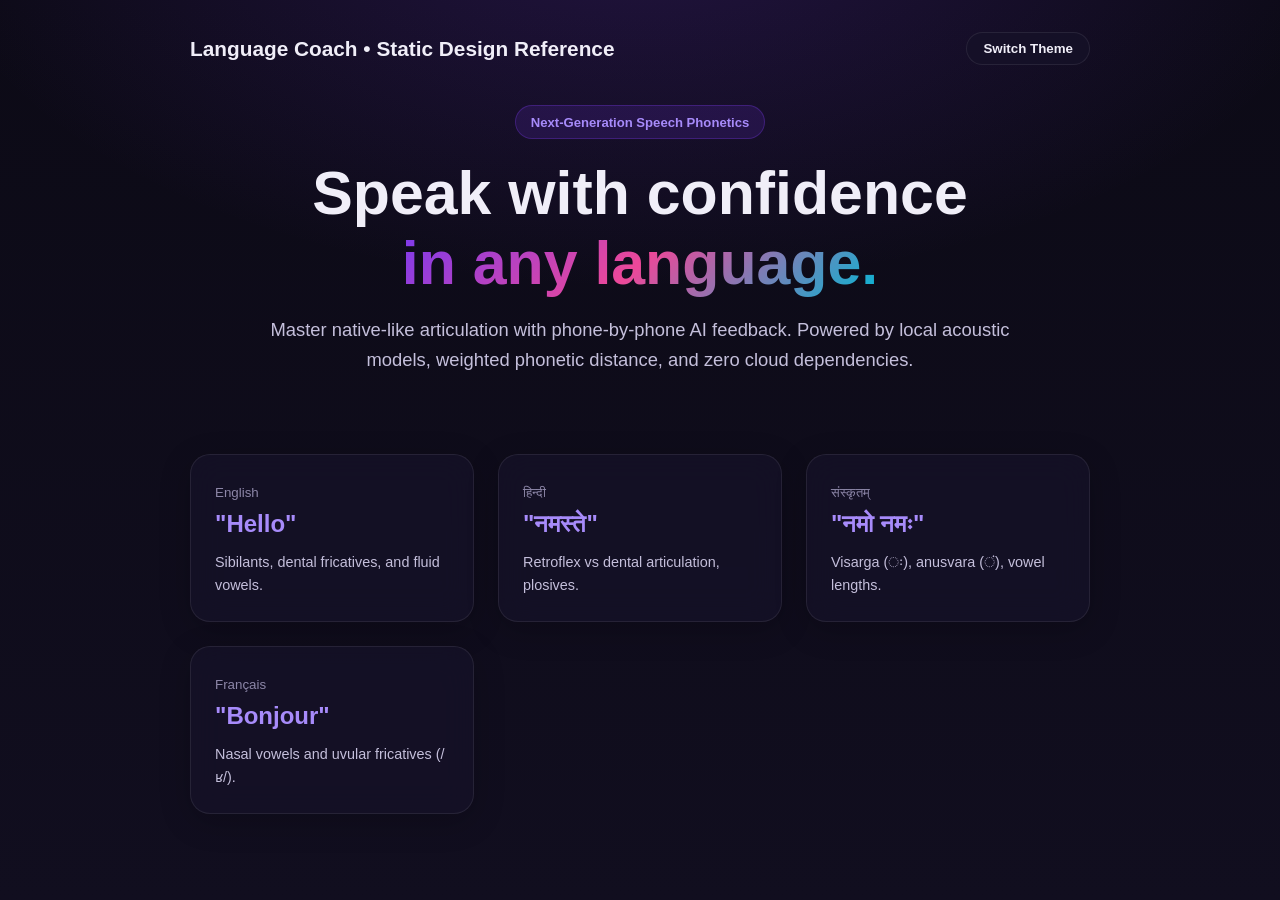
<file: docs/design/home-preview.html>
<!doctype html>
<html lang="en" data-theme="dark">
<head>
  <meta charset="utf-8">
  <meta name="viewport" content="width=device-width, initial-scale=1">
  <title>Language Coach — Design Preview</title>
  <style>
    :root {
      --font-stack: -apple-system, BlinkMacSystemFont, "Segoe UI", Inter, Roboto, sans-serif;
      --accent-gradient: linear-gradient(135deg, #7c3aed 0%, #ec4899 50%, #06b6d4 100%);
      --bg-body: #0c0a16;
      --bg-gradient: radial-gradient(ellipse 80% 60% at 50% -10%, rgba(124,58,237,.20) 0%, transparent 70%),
                     linear-gradient(180deg, #0c0a16 0%, #110e1f 100%);
      --glass-bg: rgba(22,18,40,0.75);
      --glass-border: rgba(255,255,255,0.08);
      --text-primary: #f0eef8;
      --text-secondary: #c4bfdb;
      --text-muted: #8d87a8;
      --primary: #a78bfa;
      --success: #34d399;
    }
    [data-theme="light"] {
      --bg-body: #f4f1fa;
      --bg-gradient: radial-gradient(ellipse 80% 60% at 50% -10%, rgba(124,58,237,.12) 0%, transparent 70%),
                     linear-gradient(180deg, #f4f1fa 0%, #ede9fe 100%);
      --glass-bg: rgba(255,255,255,0.70);
      --glass-border: rgba(255,255,255,0.50);
      --text-primary: #1e1b2e;
      --text-secondary: #4a4564;
      --text-muted: #7c7893;
      --primary: #7c3aed;
      --success: #10b981;
    }
    *, *::before, *::after { box-sizing: border-box; margin: 0; padding: 0; }
    body {
      font-family: var(--font-stack);
      background-color: var(--bg-body);
      background-image: var(--bg-gradient);
      background-attachment: fixed;
      color: var(--text-primary);
      min-height: 100vh;
      line-height: 1.6;
      padding: 2rem 1.5rem;
      display: flex;
      flex-direction: column;
      align-items: center;
      transition: all 0.25s ease;
    }
    .preview-header {
      width: 100%;
      max-width: 900px;
      display: flex;
      justify-content: space-between;
      align-items: center;
      margin-bottom: 2.5rem;
    }
    .brand { font-size: 1.3rem; font-weight: 800; }
    .btn-toggle {
      padding: 0.5rem 1rem;
      border-radius: 9999px;
      border: 1px solid var(--glass-border);
      background: var(--glass-bg);
      color: var(--text-primary);
      cursor: pointer;
      font-weight: 600;
    }
    .hero { text-align: center; max-width: 760px; margin-bottom: 3rem; }
    .hero-badge {
      display: inline-block;
      padding: 0.35rem 0.9rem;
      border-radius: 9999px;
      background: rgba(124,58,237,0.15);
      border: 1px solid rgba(124,58,237,0.3);
      color: var(--primary);
      font-size: 0.82rem;
      font-weight: 700;
      margin-bottom: 1.25rem;
    }
    h1 {
      font-size: clamp(2.2rem, 5vw, 3.8rem);
      font-weight: 900;
      line-height: 1.15;
      margin-bottom: 1rem;
    }
    .gradient-text {
      background: var(--accent-gradient);
      -webkit-background-clip: text;
      -webkit-text-fill-color: transparent;
    }
    p.sub { font-size: 1.15rem; color: var(--text-secondary); margin-bottom: 2rem; }
    .card-grid {
      display: grid;
      grid-template-columns: repeat(auto-fit, minmax(220px, 1fr));
      gap: 1.5rem;
      width: 100%;
      max-width: 900px;
    }
    .card {
      background: var(--glass-bg);
      backdrop-filter: blur(16px);
      -webkit-backdrop-filter: blur(16px);
      border: 1px solid var(--glass-border);
      border-radius: 20px;
      padding: 1.5rem;
      box-shadow: 0 8px 32px rgba(0,0,0,0.2);
    }
    .card h3 { font-size: 1.5rem; color: var(--primary); margin-bottom: 0.5rem; }
  </style>
</head>
<body>
  <div class="preview-header">
    <div class="brand">Language Coach &bull; Static Design Reference</div>
    <button class="btn-toggle" onclick="toggle()">Switch Theme</button>
  </div>
  <div class="hero">
    <div class="hero-badge">Next-Generation Speech Phonetics</div>
    <h1>Speak with confidence<br><span class="gradient-text">in any language.</span></h1>
    <p class="sub">Master native-like articulation with phone-by-phone AI feedback. Powered by local acoustic models, weighted phonetic distance, and zero cloud dependencies.</p>
  </div>
  <div class="card-grid">
    <div class="card">
      <small style="color:var(--text-muted)">English</small>
      <h3>"Hello"</h3>
      <p style="color:var(--text-secondary);font-size:0.9rem">Sibilants, dental fricatives, and fluid vowels.</p>
    </div>
    <div class="card">
      <small style="color:var(--text-muted)">हिन्दी</small>
      <h3>"नमस्ते"</h3>
      <p style="color:var(--text-secondary);font-size:0.9rem">Retroflex vs dental articulation, plosives.</p>
    </div>
    <div class="card">
      <small style="color:var(--text-muted)">संस्कृतम्</small>
      <h3>"नमो नमः"</h3>
      <p style="color:var(--text-secondary);font-size:0.9rem">Visarga (ः), anusvara (ं), vowel lengths.</p>
    </div>
    <div class="card">
      <small style="color:var(--text-muted)">Français</small>
      <h3>"Bonjour"</h3>
      <p style="color:var(--text-secondary);font-size:0.9rem">Nasal vowels and uvular fricatives (/ʁ/).</p>
    </div>
  </div>
  <script>
    function toggle() {
      var d = document.documentElement;
      var cur = d.getAttribute('data-theme') || 'dark';
      d.setAttribute('data-theme', cur === 'dark' ? 'light' : 'dark');
    }
  </script>
</body>
</html>
</file>
